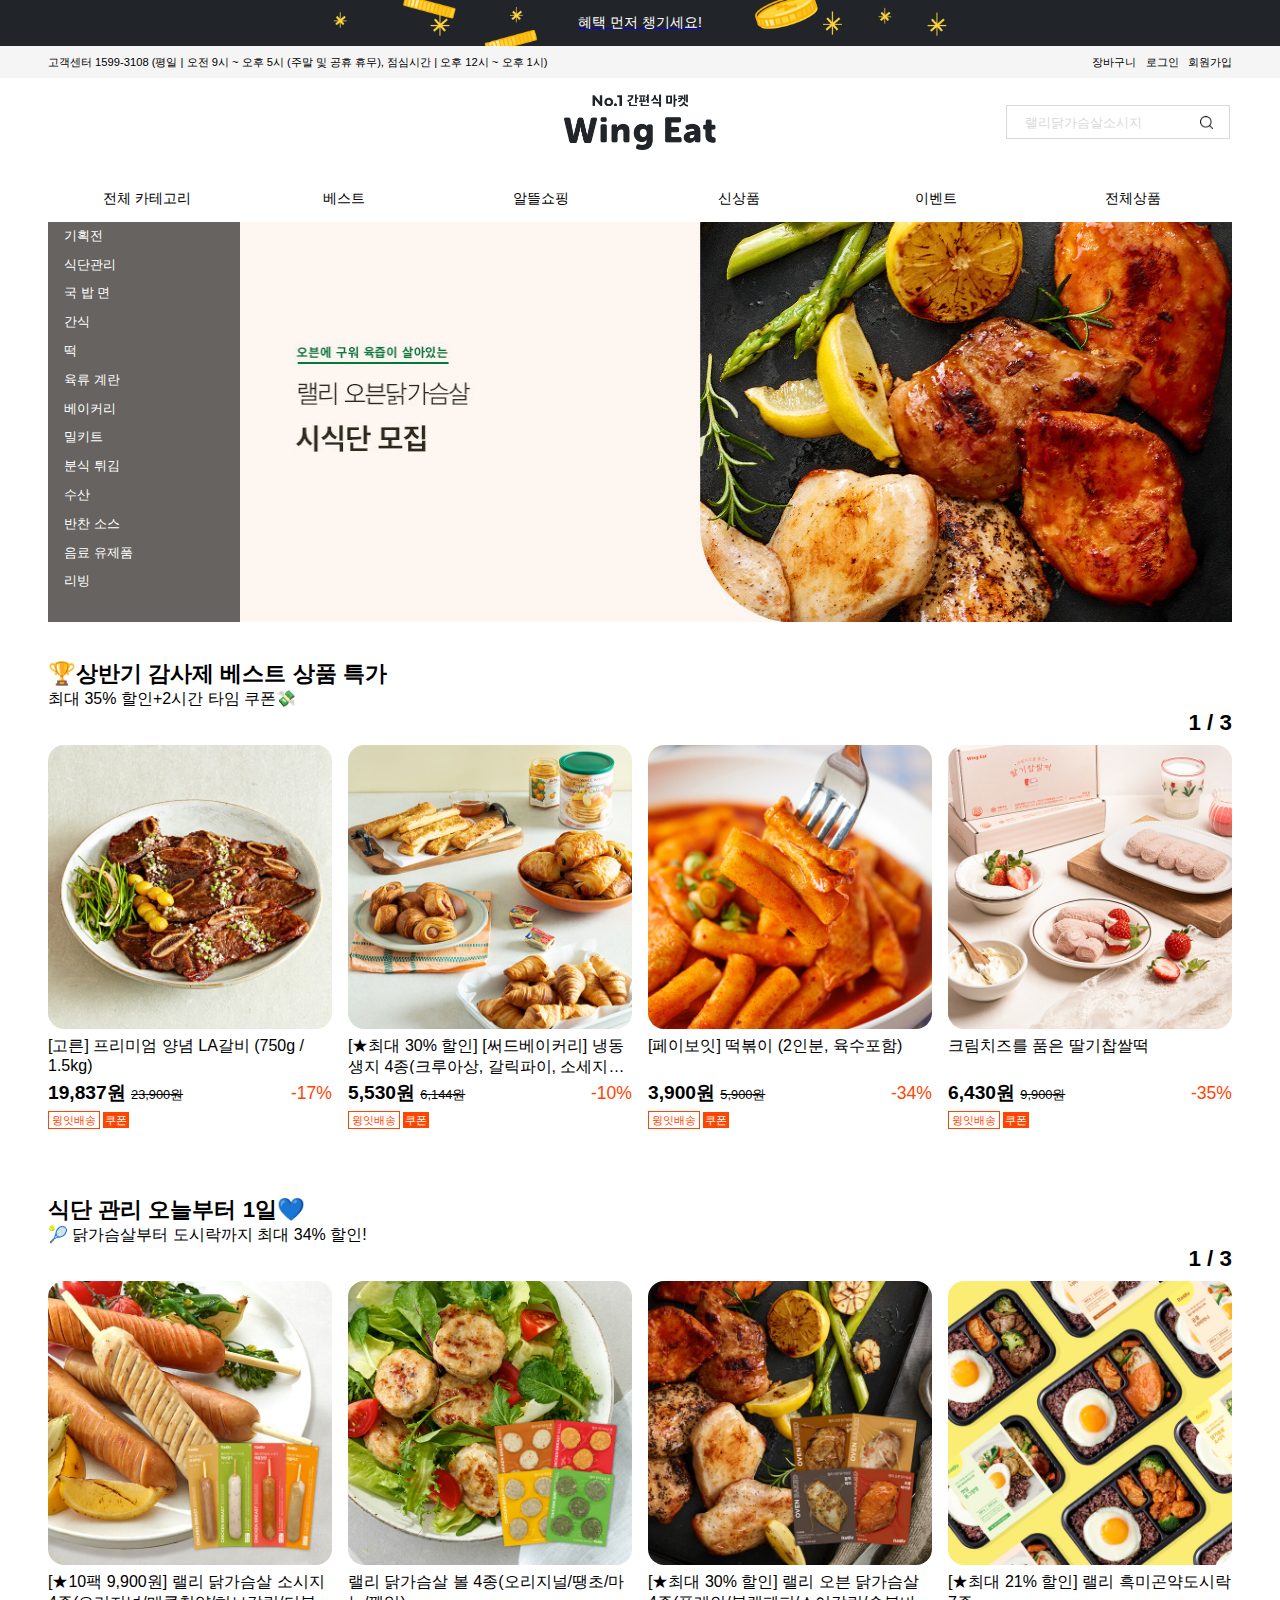
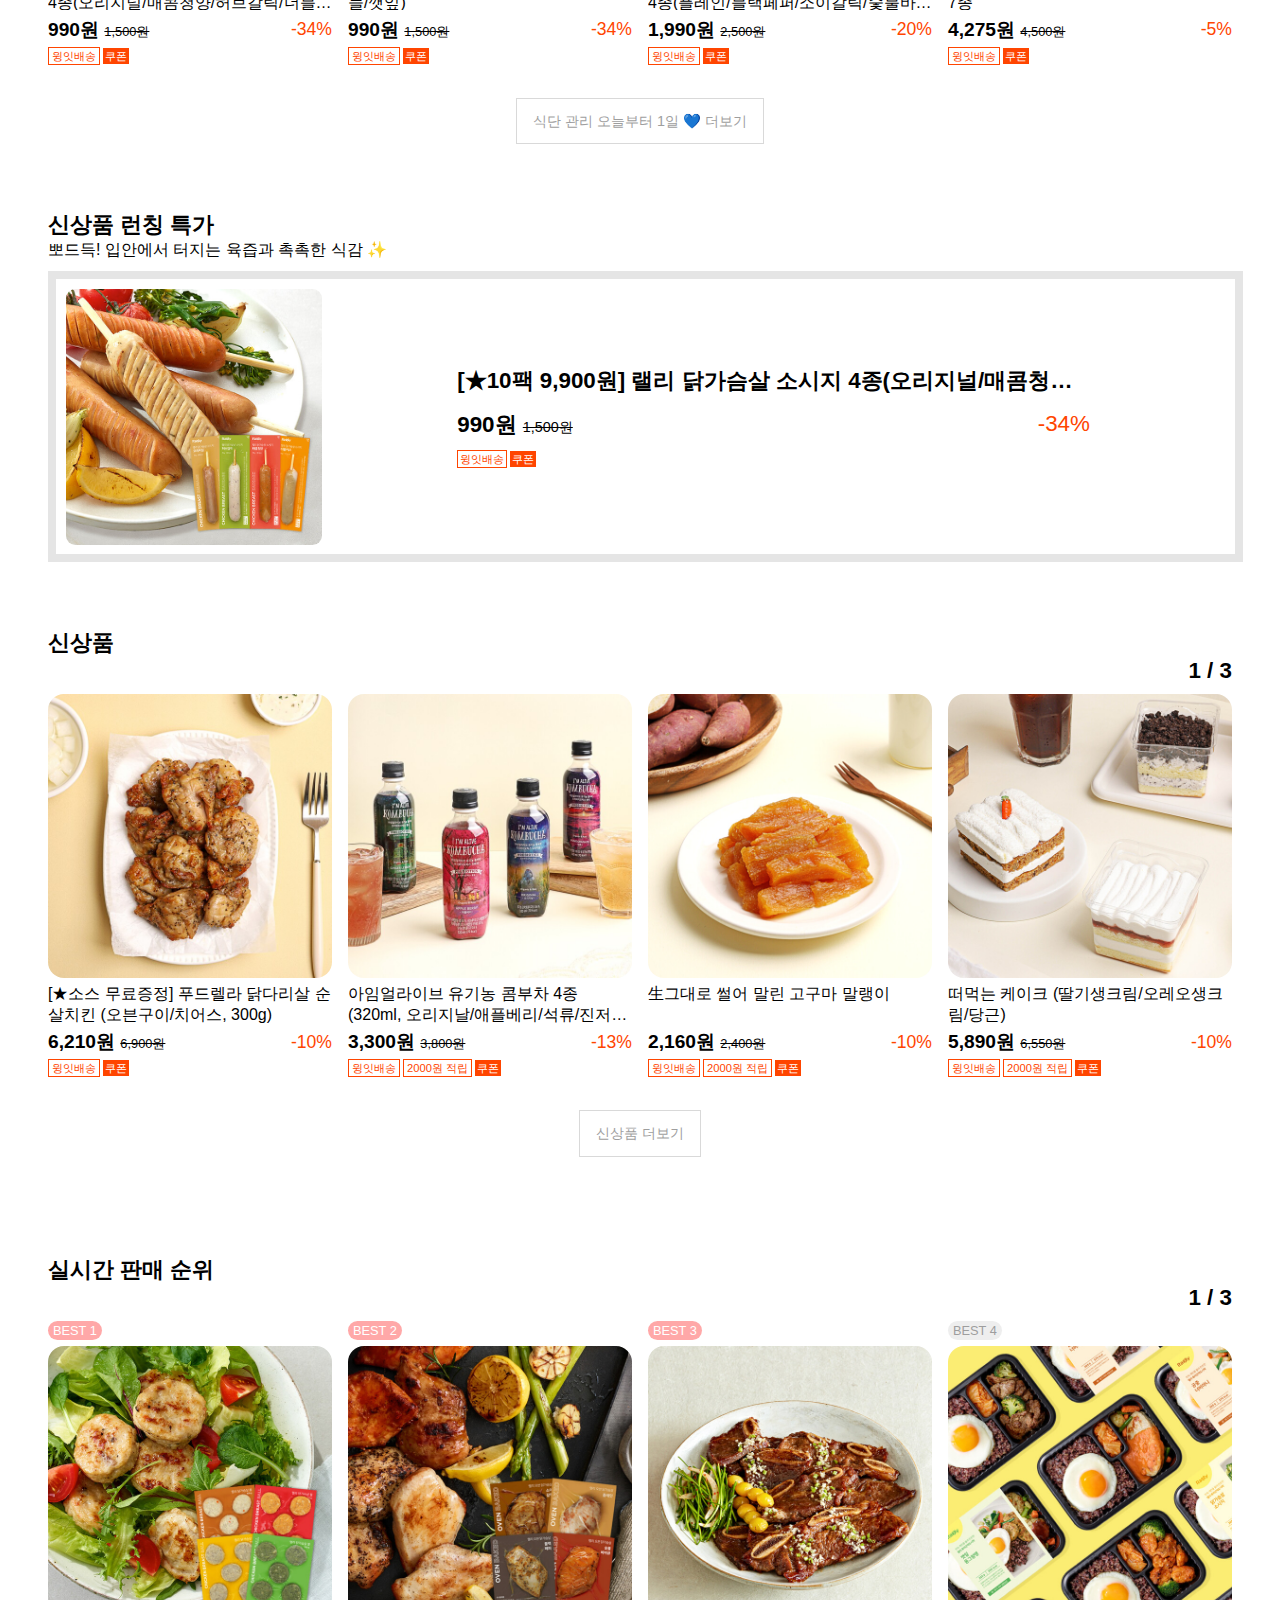
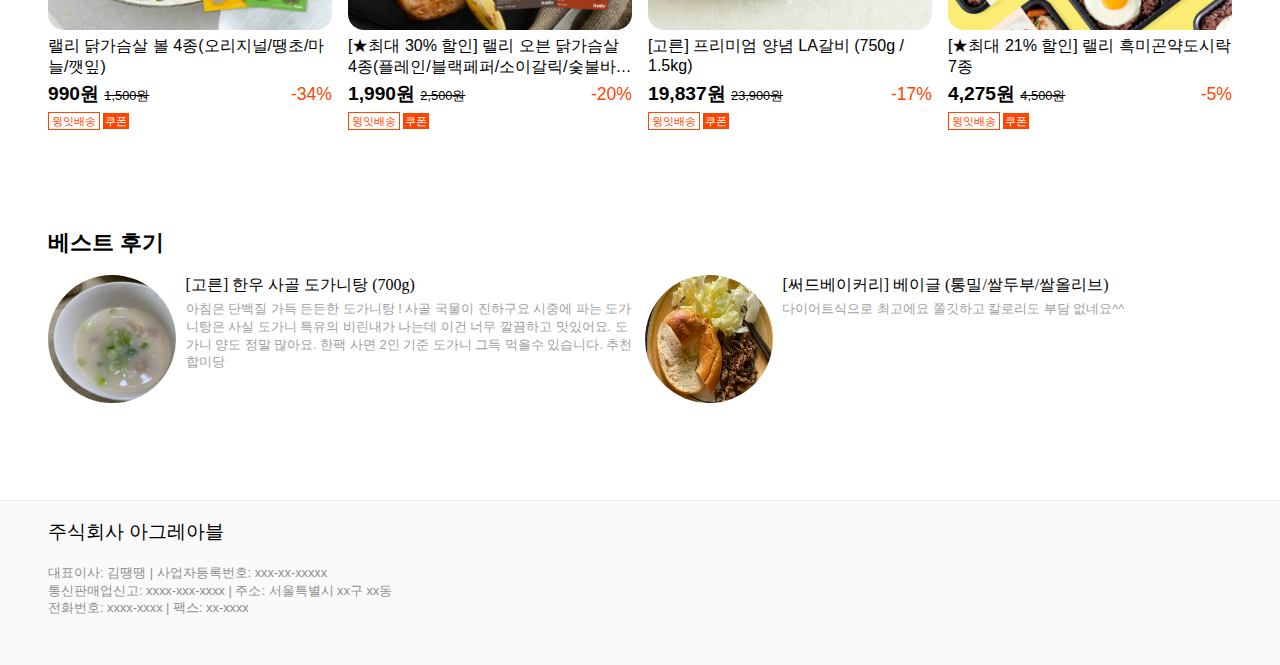
<file: shopping/index.html>
<!DOCTYPE html>
<html>
  <head>
    <title>윙잇 - No.1 간편식 마켓</title>
    <link href="./static/css/app.css" rel="stylesheet" />
    <link href="./static/css/event-banner.css" rel="stylesheet" />
    <link href="./static/css/session-toolbar.css" rel="stylesheet" />
    <link href="./static/css/header.css" rel="stylesheet" />
    <link href="./static/css/navigator.css" rel="stylesheet" />
    <link href="./static/css/hamburger-menu.css" rel="stylesheet" />
    <link href="./static/css/carousel.css" rel="stylesheet" />
    <link href="./static/css/home-content.css" rel="stylesheet" />
    <link href="./static/css/divider.css" rel="stylesheet" />
    <link href="./static/css/footer.css" rel="stylesheet" />
  </head>

  <body class="app">
    <a href="#">
      <div class="event-banner">혜택 먼저 챙기세요!</div>
    </a>

    <div class="session-toolbar">
      <div class="session-notice">
        고객센터 1599-3108 (평일 | 오전 9시 ~ 오후 5시 (주말 및 공휴 휴무),
        점심시간 | 오후 12시 ~ 오후 1시)
      </div>
      <div class="session-buttons">
        <span> 장바구니 </span>&nbsp; <span> 로그인 </span>&nbsp;
        <span> 회원가입 </span>
      </div>
    </div>
    <div class="app-header">
      <div class="header-main-logo">
        <img src="./static/assets/we_logo_center.png" />
      </div>
      <div class="header-search-input-wrapper">
        <input placeholder="랠리닭가슴살소시지" />
        <img src="./static/assets/search.png" />
      </div>
    </div>
    <nav class="navigator">
      <div class="navigator-items">
        <div class="navigator-item">전체 카테고리</div>
        <div class="navigator-item">베스트</div>
        <div class="navigator-item">알뜰쇼핑</div>
        <div class="navigator-item">신상품</div>
        <div class="navigator-item">이벤트</div>
        <div class="navigator-item">전체상품</div>
      </div>
    </nav>
    <nav class="hamburger-menu">
      <div class="hamburger-items">
        <div class="hamburger-item">기획전</div>
        <div class="hamburger-item">식단관리</div>
        <div class="hamburger-item">국 밥 면</div>
        <div class="hamburger-item">간식</div>
        <div class="hamburger-item">떡</div>
        <div class="hamburger-item">육류 계란</div>
        <div class="hamburger-item">베이커리</div>
        <div class="hamburger-item">밀키트</div>
        <div class="hamburger-item">분식 튀김</div>
        <div class="hamburger-item">수산</div>
        <div class="hamburger-item">반찬 소스</div>
        <div class="hamburger-item">음료 유제품</div>
        <div class="hamburger-item">리빙</div>
      </div>
    </nav>
    <section id="carousel">
      <figure>
        <img
          src="static/assets/slide1.jpg"
          id="carousel-slide1"
          class="carousel-slide"
        />
        <img
          src="static/assets/slide2.jpg"
          id="carousel-slide2"
          class="carousel-slide"
        />
        <img
          src="static/assets/slide3.jpg"
          id="carousel-slide3"
          class="carousel-slide"
        />
      </figure>
    </section>

    <div class="divider-small"></div>

    <section class="home-content">
      <h2>🏆상반기 감사제 베스트 상품 특가</h2>
      <h3>최대 35% 할인+2시간 타임 쿠폰💸</h3>
      <h2 class="home-content-progress">1 / 3</h2>
      <div class="item-cards">
        <div class="item-card">
          <img src="static/assets/item1.jpg" />
          <div class="item-card-title">
            [고른] 프리미엄 양념 LA갈비 (750g / 1.5kg)
          </div>
          <div class="item-card-price">
            <span class="item-card-price-offer">
              19,837원
              <strike class="item-card-price-original">23,900원</strike>
            </span>
            <span class="item-card-price-discount">-17%</span>
          </div>
          <div class="item-card-footer">
            <span class="item-card-delivery">윙잇배송</span>
            <span class="item-card-coupon">쿠폰</span>
          </div>
        </div>
        <div class="item-card">
          <img src="static/assets/item2.jpg" />
          <div class="item-card-title">
            [★최대 30% 할인] [써드베이커리] 냉동생지 4종(크루아상, 갈릭파이,
            소세지롤, AOP뺑오쇼콜라)
          </div>
          <div class="item-card-price">
            <span class="item-card-price-offer">
              5,530원
              <strike class="item-card-price-original">6,144원</strike>
            </span>
            <span class="item-card-price-discount">-10%</span>
          </div>
          <div class="item-card-footer">
            <span class="item-card-delivery">윙잇배송</span>
            <span class="item-card-coupon">쿠폰</span>
          </div>
        </div>
        <div class="item-card">
          <img src="static/assets/item3.jpg" />
          <div class="item-card-title">[페이보잇] 떡볶이 (2인분, 육수포함)</div>
          <div class="item-card-price">
            <span class="item-card-price-offer">
              3,900원
              <strike class="item-card-price-original">5,900원</strike>
            </span>
            <span class="item-card-price-discount">-34%</span>
          </div>
          <div class="item-card-footer">
            <span class="item-card-delivery">윙잇배송</span>
            <span class="item-card-coupon">쿠폰</span>
          </div>
        </div>
        <div class="item-card">
          <img src="static/assets/item4.jpeg" />
          <div class="item-card-title">크림치즈를 품은 딸기찹쌀떡</div>
          <div class="item-card-price">
            <span class="item-card-price-offer">
              6,430원
              <strike class="item-card-price-original">9,900원</strike>
            </span>
            <span class="item-card-price-discount">-35%</span>
          </div>
          <div class="item-card-footer">
            <span class="item-card-delivery">윙잇배송</span>
            <span class="item-card-coupon">쿠폰</span>
          </div>
        </div>
      </div>
    </section>

    <div class="divider-midium"></div>

    <section class="home-content">
      <h2>식단 관리 오늘부터 1일💙</h2>
      <h3>🎾 닭가슴살부터 도시락까지 최대 34% 할인!</h3>
      <h2 class="home-content-progress">1 / 3</h2>
      <div class="item-cards">
        <div class="item-card">
          <img src="static/assets/diet1.jpg" />
          <div class="item-card-title">
            [★10팩 9,900원] 랠리 닭가슴살 소시지
            4종(오리지널/매콤청양/허브갈릭/더블치즈)
          </div>
          <div class="item-card-price">
            <span class="item-card-price-offer">
              990원
              <strike class="item-card-price-original">1,500원</strike>
            </span>
            <span class="item-card-price-discount">-34%</span>
          </div>
          <div class="item-card-footer">
            <span class="item-card-delivery">윙잇배송</span>
            <span class="item-card-coupon">쿠폰</span>
          </div>
        </div>
        <div class="item-card">
          <img src="static/assets/diet2.jpg" />
          <div class="item-card-title">
            랠리 닭가슴살 볼 4종(오리지널/땡초/마늘/깻잎)
          </div>
          <div class="item-card-price">
            <span class="item-card-price-offer">
              990원
              <strike class="item-card-price-original">1,500원</strike>
            </span>
            <span class="item-card-price-discount">-34%</span>
          </div>
          <div class="item-card-footer">
            <span class="item-card-delivery">윙잇배송</span>
            <span class="item-card-coupon">쿠폰</span>
          </div>
        </div>
        <div class="item-card">
          <img src="static/assets/diet3.jpg" />
          <div class="item-card-title">
            [★최대 30% 할인] 랠리 오븐 닭가슴살
            4종(플레인/블랙페퍼/소이갈릭/숯불바비큐)
          </div>
          <div class="item-card-price">
            <span class="item-card-price-offer">
              1,990원
              <strike class="item-card-price-original">2,500원</strike>
            </span>
            <span class="item-card-price-discount">-20%</span>
          </div>
          <div class="item-card-footer">
            <span class="item-card-delivery">윙잇배송</span>
            <span class="item-card-coupon">쿠폰</span>
          </div>
        </div>
        <div class="item-card">
          <img src="static/assets/diet4.jpg" />
          <div class="item-card-title">
            [★최대 21% 할인] 랠리 흑미곤약도시락 7종
          </div>
          <div class="item-card-price">
            <span class="item-card-price-offer">
              4,275원
              <strike class="item-card-price-original">4,500원</strike>
            </span>
            <span class="item-card-price-discount">-5%</span>
          </div>
          <div class="item-card-footer">
            <span class="item-card-delivery">윙잇배송</span>
            <span class="item-card-coupon">쿠폰</span>
          </div>
        </div>
      </div>
      <div class="divider-small"></div>
      <a href="#" class="home-content-button-wrapper">
        <div class="home-content-more-btn">
          식단 관리 오늘부터 1일 💙 더보기
        </div>
      </a>
    </section>

    <div class="divider-midium"></div>

    <section class="home-content">
      <h2>신상품 런칭 특가</h2>
      <h3>뽀드득! 입안에서 터지는 육즙과 촉촉한 식감 ✨</h3>
      <div class="single-item">
        <img src="static/assets/diet1.jpg" />
        <div class="single-item-info-wrapper">
          <div class="single-item-info">
            <div class="single-item-title">
              [★10팩 9,900원] 랠리 닭가슴살 소시지
              4종(오리지널/매콤청양/허브갈릭/더블치즈)
            </div>
            <div class="single-item-price">
              <span class="single-item-price-offer">
                990원
                <strike class="single-item-price-original">1,500원</strike>
              </span>
              <span class="single-item-price-discount">-34%</span>
            </div>
            <div class="single-item-footer">
              <span class="single-item-delivery">윙잇배송</span>
              <span class="single-item-coupon">쿠폰</span>
            </div>
          </div>
        </div>
      </div>
    </section>

    <div class="divider-midium"></div>

    <section class="home-content">
      <h2>신상품</h2>
      <h2 class="home-content-progress">1 / 3</h2>
      <div class="item-cards">
        <div class="item-card">
          <img src="static/assets/new1.jpg" />
          <div class="item-card-title">
            [★소스 무료증정] 푸드렐라 닭다리살 순살치킨 (오븐구이/치어스, 300g)
          </div>
          <div class="item-card-price">
            <span class="item-card-price-offer">
              6,210원
              <strike class="item-card-price-original">6,900원</strike>
            </span>
            <span class="item-card-price-discount">-10%</span>
          </div>
          <div class="item-card-footer">
            <span class="item-card-delivery">윙잇배송</span>
            <span class="item-card-coupon">쿠폰</span>
          </div>
        </div>
        <div class="item-card">
          <img src="static/assets/new2.jpg" />
          <div class="item-card-title">
            아임얼라이브 유기농 콤부차 4종 (320ml,
            오리지날/애플베리/석류/진저레몬)
          </div>
          <div class="item-card-price">
            <span class="item-card-price-offer">
              3,300원
              <strike class="item-card-price-original">3,800원</strike>
            </span>
            <span class="item-card-price-discount">-13%</span>
          </div>
          <div class="item-card-footer">
            <span class="item-card-delivery">윙잇배송</span>
            <span class="item-card-delivery">2000원 적립</span>
            <span class="item-card-coupon">쿠폰</span>
          </div>
        </div>
        <div class="item-card">
          <img src="static/assets/new3.jpeg" />
          <div class="item-card-title">生그대로 썰어 말린 고구마 말랭이</div>
          <div class="item-card-price">
            <span class="item-card-price-offer">
              2,160원
              <strike class="item-card-price-original">2,400원</strike>
            </span>
            <span class="item-card-price-discount">-10%</span>
          </div>
          <div class="item-card-footer">
            <span class="item-card-delivery">윙잇배송</span>
            <span class="item-card-delivery">2000원 적립</span>
            <span class="item-card-coupon">쿠폰</span>
          </div>
        </div>
        <div class="item-card">
          <img src="static/assets/new4.jpg" />
          <div class="item-card-title">
            떠먹는 케이크 (딸기생크림/오레오생크림/당근)
          </div>
          <div class="item-card-price">
            <span class="item-card-price-offer">
              5,890원
              <strike class="item-card-price-original">6,550원</strike>
            </span>
            <span class="item-card-price-discount">-10%</span>
          </div>
          <div class="item-card-footer">
            <span class="item-card-delivery">윙잇배송</span>
            <span class="item-card-delivery">2000원 적립</span>
            <span class="item-card-coupon">쿠폰</span>
          </div>
        </div>
      </div>
      <div class="divider-small"></div>
      <a href="#" class="home-content-button-wrapper">
        <div class="home-content-more-btn">신상품 더보기</div>
      </a>
    </section>

    <div class="divider-large"></div>

    <section class="home-content">
      <h2>실시간 판매 순위</h2>
      <h2 class="home-content-progress">1 / 3</h2>
      <div class="item-cards">
        <div class="item-card">
          <span class="best accent">BEST 1</span>
          <img src="static/assets/diet2.jpg" />
          <div class="item-card-title">
            랠리 닭가슴살 볼 4종(오리지널/땡초/마늘/깻잎)
          </div>
          <div class="item-card-price">
            <span class="item-card-price-offer">
              990원
              <strike class="item-card-price-original">1,500원</strike>
            </span>
            <span class="item-card-price-discount">-34%</span>
          </div>
          <div class="item-card-footer">
            <span class="item-card-delivery">윙잇배송</span>
            <span class="item-card-coupon">쿠폰</span>
          </div>
        </div>
        <div class="item-card">
          <span class="best accent">BEST 2</span>
          <img src="static/assets/diet3.jpg" />
          <div class="item-card-title">
            [★최대 30% 할인] 랠리 오븐 닭가슴살
            4종(플레인/블랙페퍼/소이갈릭/숯불바비큐)
          </div>
          <div class="item-card-price">
            <span class="item-card-price-offer">
              1,990원
              <strike class="item-card-price-original">2,500원</strike>
            </span>
            <span class="item-card-price-discount">-20%</span>
          </div>
          <div class="item-card-footer">
            <span class="item-card-delivery">윙잇배송</span>
            <span class="item-card-coupon">쿠폰</span>
          </div>
        </div>
        <div class="item-card">
          <span class="best accent">BEST 3</span>
          <img src="static/assets/item1.jpg" />
          <div class="item-card-title">
            [고른] 프리미엄 양념 LA갈비 (750g / 1.5kg)
          </div>
          <div class="item-card-price">
            <span class="item-card-price-offer">
              19,837원
              <strike class="item-card-price-original">23,900원</strike>
            </span>
            <span class="item-card-price-discount">-17%</span>
          </div>
          <div class="item-card-footer">
            <span class="item-card-delivery">윙잇배송</span>
            <span class="item-card-coupon">쿠폰</span>
          </div>
        </div>
        <div class="item-card">
          <span class="best">BEST 4</span>
          <img src="static/assets/diet4.jpg" />
          <div class="item-card-title">
            [★최대 21% 할인] 랠리 흑미곤약도시락 7종
          </div>
          <div class="item-card-price">
            <span class="item-card-price-offer">
              4,275원
              <strike class="item-card-price-original">4,500원</strike>
            </span>
            <span class="item-card-price-discount">-5%</span>
          </div>
          <div class="item-card-footer">
            <span class="item-card-delivery">윙잇배송</span>
            <span class="item-card-coupon">쿠폰</span>
          </div>
        </div>
      </div>
    </section>

    <div class="divider-large"></div>

    <section class="home-content">
      <h2>베스트 후기</h2>
      <div class="divider-xsmall"></div>
      <div class="review-items">
        <div class="review-item">
          <img src="static/assets/review1.jpeg" />
          <div class="review-infos">
            <div class="review-title">[고른] 한우 사골 도가니탕 (700g)</div>
            <div class="review-content">
              아침은 단백질 가득 든든한 도가니탕 ! 사골 국물이 진하구요 시중에
              파는 도가니탕은 사실 도가니 특유의 비린내가 나는데 이건 너무
              깔끔하고 맛있어요. 도가니 양도 정말 많아요. 한팩 사면 2인 기준
              도가니 그득 먹을수 있습니다. 추천합미당
            </div>
          </div>
        </div>
        <div class="review-item">
          <img src="static/assets/review2.jpeg" />
          <div class="review-infos">
            <div class="review-title">
              [써드베이커리] 베이글 (통밀/쌀두부/쌀올리브)
            </div>
            <div class="review-content">
              다이어트식으로 최고에요 쫄깃하고 칼로리도 부담 없네요^^
            </div>
          </div>
        </div>
      </div>
    </section>

    <div class="divider-large"></div>

    <footer class="footer">
      <h3 class="company-name">주식회사 아그레아블</h3>
      <div class="company-infos">
        <div>대표이사: 김땡땡 | 사업자등록번호: xxx-xx-xxxxx</div>
        <div>통신판매업신고: xxxx-xxx-xxxx | 주소: 서울특별시 xx구 xx동</div>
        <div>전화번호: xxxx-xxxx | 팩스: xx-xxxx</div>
      </div>
    </footer>
  </body>
</html>
</file>
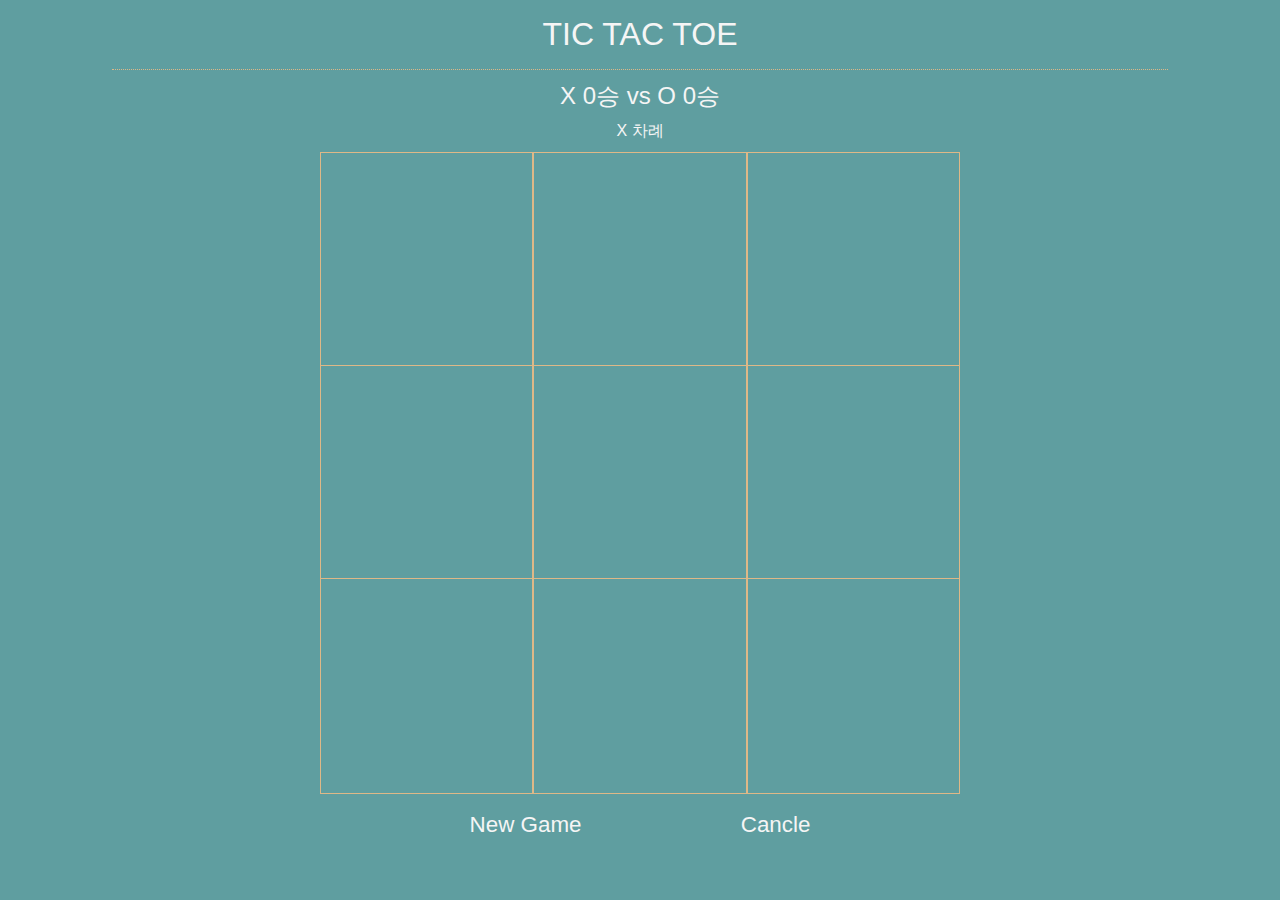
<file: ticTacToe/index.html>
<!DOCTYPE html>
<html>
  <head>
    <title>Tic Tac Toe</title>
    <link href="./static/css/app.css" rel="stylesheet" />
  </head>

  <body class="app">
    <header class="header" data-component="header"></header>
    <div class="score" data-component="score"></div>
    <div class="turnIndicator" data-component="turnIndicator"></div>
    <div id="board" class="board" data-component="board"></div>
    <div class="buttons" data-component="buttons">
      <!-- <div class="button">New Game</div>
      <div class="button">Cancle</div> -->
    </div>
    
  </body>
  <script type="module" src="static/javascript/app.js"></script>
</html>
</file>
<file: shopping/static/css/app.css>
html {
  height: 100%;
}

body {
  font-family: "Helvetica Neue", Helvetica, "Apple SD Gothic Neo", AppleGothic, Dotum, Arial, Tahoma;
  margin: 0;
  display: block;
  background-color: white;
}
</file>
<file: shopping/static/css/event-banner.css>
.event-banner {
  padding-top: 14px;
  height: 2rem;
  font-size: 14px;
  color: white;
  text-align: center;
  background-position-x: center;
  background-position-y: center;
  background-image: url("../assets/banner.png");
  background-size: cover;
}
</file>
<file: shopping/static/css/session-toolbar.css>
.session-toolbar {
  display: flex;
  flex-direction: row;

  padding-left: 3rem;
  padding-right: 3rem;
  height: 2rem;
  background-color: #f5f5f5;
  justify-content: space-between;
  align-items: center;
  font-size: 0.7rem;
}

.session-toolbar .session-notice {
  font-size: 0.7rem;
}
</file>
<file: shopping/static/css/header.css>
.app-header {
  display: flex;
  flex-direction: row;

  justify-content: center;
  align-items: center;

  margin-top: 1rem;
}

.app-header .header-main-logo img {
  display: block;
  height: 3.5rem;
}

.app-header .header-search-input-wrapper {
  display: flex;
  position: absolute;
  justify-content: space-between;
  align-items: center;
  right: 50px;
  height: 2rem;
  width: 190px;

  padding-left: 1rem;
  padding-right: 1rem;
  border: 1px solid #d9d9d9;
}

.app-header .header-search-input-wrapper input {
  width: 80%;
  outline: 0;
  border: none;

  font-size: 0.8rem;
}

.app-header .header-search-input-wrapper input::placeholder {
  color: #d9d9d9;
}

.app-header .header-search-input-wrapper img {
  display: block;
  height: 13px;
}
</file>
<file: shopping/static/css/navigator.css>
.navigator {
  margin: 1.5rem 3rem 0;
}

.navigator .navigator-items {
  display: grid;
  grid-template-columns: 1fr 1fr 1fr 1fr 1fr 1fr;
  align-items: center;
  justify-items: center;
  height: 3rem;
  width: 100%;
}

.navigator .navigator-items .navigator-item {
  font-size: 0.9rem;
  cursor: pointer;
}

.navigator .navigator-items .navigator-item:hover {
  color: rgb(228, 93, 116);
}
</file>
<file: shopping/static/css/hamburger-menu.css>
.hamburger-menu {
  position: absolute;
  z-index: 9;
  width: 15%;
  background-color: rgba(0, 0, 0, 0.6);
  margin-left: 3rem;
}

.hamburger-menu .hamburger-items {
  display: flex;
  flex-direction: column;
  align-items: flex-start;
  height: 25rem;
}

.hamburger-menu .hamburger-items .hamburger-item {
  display: flex;
  flex-direction: row;
  align-items: center;
  height: 1.8rem;
  width: calc(100% - 1rem);
  padding-left: 1rem;
  font-size: 0.8rem;
  color: white;
}

.hamburger-menu .hamburger-items .hamburger-item:hover {
  background-color: white;
  color: black;
  cursor: pointer;
}
</file>
<file: shopping/static/css/carousel.css>
#carousel {
  overflow: hidden;
  /* margin: 0 3rem; */
  margin-left: 3rem;
  margin-right: 3rem;
}

#carousel figure {
  position: relative;
  width: 500%;
  margin: 0;
  left: 0;
  animation: 9s carousel infinite;
}


#carousel figure img {
  width: 20%;
  height: 25rem;
  float: left;
}

@keyframes carousel {
  0% {
    left: 0;
  }
  33% {
    left: -100%;
  }
  66% {
    left: -200%;
  }
}
</file>
<file: shopping/static/css/home-content.css>
.home-content {
  margin: 0 3rem;
  width: calc(100% - 6rem);
}

.home-content h2 {
  font-size: 1.4rem;
  margin-bottom: 0;
  cursor: pointer;
}

.home-content h2:hover {
  color: orangered;
}

.home-content h3 {
  margin-top: 0;
  font-size: 1rem;
  font-weight: 200;
  margin-block-end: 0;
}

.home-content .home-content-progress {
  text-align: end;
  margin-top: 0;
  margin-block-end: 0.6rem;
}

.home-content .home-content-button-wrapper {
  display: flex;
  flex-direction: row;
  justify-content: center;
  text-decoration: none;
  margin: 0.8rem 0;
}

.home-content .home-content-button-wrapper .home-content-more-btn {
  display: inline-block;
  padding: .8rem 1rem;
  border: 1px solid #d9d9d9;
  text-align: center;
  color: #9e9e9e;
  font-size: 0.9rem;
}

.home-content .item-cards {
  display: flex;
  flex-direction: row;
  width: 100%;
  gap: 1rem;
}

.home-content .item-cards .item-card {
  display: flex;
  flex-direction: column;
  height: 100%;
  width: 25%;

  gap: 0.4rem;
}

.home-content .item-cards .item-card img {
  display: block;
  width: 100%;
  border-radius: 16px;
}

.home-content .item-cards .item-card .best {
  display: block;
  border-radius: 1rem;
  background-color: #eee;
  color: #9e9e9e;
  text-align: center;
  width:fit-content;
  padding: 2px 5px;
  font-size: 0.8rem;
  font-weight: 300;
}

.home-content .item-cards .item-card .best.accent {
  background-color: #ffa8a8;
  color: white;
}

.home-content .item-cards .item-card .item-card-title {
  font-weight: 300;
  height: 2.4rem;
  /* line limit: 2 */
  overflow: hidden;
  text-overflow: ellipsis;
  display: -webkit-box;
  -webkit-line-clamp: 2;
  -webkit-box-orient: vertical;
}

.home-content .item-cards .item-card .item-card-price {
  display: flex;
  flex-direction: row;

  justify-content: space-between;
  align-items: center;
}

.home-content .item-cards .item-card .item-card-price .item-card-price-offer {
  font-size: 1.2rem;
  font-weight: 900;
}

.home-content .item-cards .item-card .item-card-price .item-card-price-offer strike {
  font-size: 0.8rem;
  font-weight: 300;
}

.home-content .item-cards .item-card .item-card-price .item-card-price-discount {
  font-size: 1.1rem;
  color: orangered;
}

.home-content .item-cards .item-card .item-card-footer {
  height: 1rem;
  font-size: 0.7rem;
}

.home-content .item-cards .item-card .item-card-footer .item-card-delivery {
  color: orangered;
  font-weight: 300;
  padding: 2px 3px;
  border: 0.5px solid orangered;
}

.home-content .item-cards .item-card .item-card-footer .item-card-coupon {
  color: white;
  font-weight: 300;
  padding: 2px;
  background-color: orangered;
}

.home-content .single-item {
  display: flex;
  flex-direction: row;
  align-items: center;

  margin-top: 0.6rem;
  width: calc(100% - 1.5rem);
  height: 16rem;
  border: 0.5rem solid rgba(0, 0, 0, 0.1);
  padding: 0.6rem;
}

.home-content .single-item img {
  display: block;
  height: 100%;

  border-radius: 0.6rem;
}

.home-content .single-item .single-item-info-wrapper {
  display: flex;
  flex-direction: column;

  justify-content: center;
  align-items: center;
  width: 100%;
  height: 100%;
  /* background-color: aquamarine; */
}

.home-content .single-item .single-item-info-wrapper .single-item-info {
  display: flex;
  flex-direction: column;

  justify-content: space-evenly;
  width: 70%;
  height: 50%;
  /* background-color: lightblue; */
}



.home-content .single-item .single-item-info-wrapper .single-item-info .single-item-title {
  font-weight: 800;
  font-size: 1.4rem;
  /* line limit: 1 */
  overflow: hidden;
  text-overflow: ellipsis;
  display: -webkit-box;
  -webkit-line-clamp: 1;
  -webkit-box-orient: vertical;
}

.home-content .single-item .single-item-info-wrapper .single-item-info .single-item-price {
  display: flex;
  flex-direction: row;

  justify-content: space-between;
  align-items: center;
}

.home-content .single-item .single-item-info-wrapper .single-item-info .single-item-price .single-item-price-offer {
  font-size: 1.4rem;
  font-weight: 900;
}

.home-content .single-item .single-item-info-wrapper .single-item-info .single-item-price .single-item-price-offer strike {
  font-size: 0.9rem;
  font-weight: 300;
}

.home-content .single-item .single-item-info-wrapper .single-item-info .single-item-price .single-item-price-discount {
  font-size: 1.4rem;
  color: orangered;
}

.home-content .single-item .single-item-info-wrapper .single-item-info .single-item-footer {
  height: 1rem;
  font-size: 0.7rem;
}

.home-content .single-item .single-item-info-wrapper .single-item-info .single-item-footer .single-item-delivery {
  color: orangered;
  font-weight: 300;
  padding: 2px;
  border: 1px solid orangered;
}

.home-content .single-item .single-item-info-wrapper .single-item-info .single-item-footer .single-item-coupon {
  color: white;
  font-weight: 300;
  padding: 2px;
  background-color: orangered;
}

.home-content .review-items {
  display: flex;
  flex-direction: row;
  width: 100%;
  height: 8rem;
  gap: 0.6rem;

  
}

.home-content .review-items .review-item {
  display: flex;
  flex-direction: row;

  width: 50%;
  gap: 0.6rem;
}

.home-content .review-items .review-item img {
  height: 8rem;
  width: 8rem;
  border-radius: 4rem;
}

.home-content .review-items .review-item .review-infos {
  display: flex;
  flex-direction: column;

  width: 100%;
}

.home-content .review-items .review-item .review-infos .review-title {
  width: 100%;
  font-size: 1rem;
  font-family: Montserrat,Apple SD Gothic Neo,-apple-system,BlinkMacSystemFont,NanumBarunGothic,Malgun Gothic;
  overflow: hidden;
  text-overflow: ellipsis;
  display: -webkit-box;
  -webkit-line-clamp: 1;
  -webkit-box-orient: vertical;
}

.home-content .review-items .review-item .review-infos .review-title:hover {
  color: orangered;
}

.home-content .review-items .review-item .review-infos .review-content {
  width: 100%;
  color: #9e9e9e;
  font-size: 0.8rem;
  line-height: 1.1rem;
  margin-top: .3rem;
  -webkit-line-clamp: 5;
  overflow: hidden;
  text-overflow: ellipsis;
}
</file>
<file: shopping/static/css/divider.css>
.divider-xsmall {
  margin: 0.5rem 0;
  min-height: 1px;
}

.divider-small {
  margin: 1rem 0;
  min-height: 1px;
}

.divider-midium {
  margin: 2rem 0;
  min-height: 1px;
}

.divider-large {
  margin: 3rem 0;
  min-height: 1px;
}
</file>
<file: shopping/static/css/footer.css>
footer {
  padding-left: 3rem;
  padding-right: 3rem;
  background-color: #fafafa;
  border-top: 1px solid #eee;
  padding-bottom: 3rem;
}

footer .company-name {
  font-weight: 300;
}

footer .company-infos {
  font-size: 0.8rem;
  line-height: 1.1rem;
  color: #8e8e8e;
}
</file>
<file: ticTacToe/static/css/app.css>
html {
  height: 100%;
}

body {
  font-family: "Helvetica Neue", Helvetica, "Apple SD Gothic Neo", AppleGothic, Dotum, Arial, Tahoma;
  margin: 0;
  display: block;
}

.app {
  display: flex;
  flex-direction: column;

  align-items: center;
  background-color: cadetblue;
  width: 100%;
  height: 100%;
}

.header {
  font-size: 2rem;
  color: whitesmoke;
  text-align: center;
  padding: 1rem;
  width: 80%;
  border-bottom: 1px dotted burlywood;
}

.score {
  font-size: 1.5rem;
  margin: 0.6rem 0;
  color: whitesmoke;
}

.turnIndicator {
  padding-bottom: 0.6rem;
}

.turnIndicator .X {
  color: whitesmoke;
}

.turnIndicator .O {
  color: teal;
}

.board {
  display: flex;
  flex-direction: column;

  align-items: center;
  justify-content: space-evenly;
  width: 50vw;
  height: 50vw;
}

.board .row {
  display: flex;
  flex-direction: row;

  width: 100%;
  height: 100%;
  justify-content: space-evenly;
}

.board .row .cell {
  display: flex;
  flex-direction: column;
  width: 33%;
  height: 100%;

  justify-content: center;
  align-items: center;
  font-size: 5rem;
  user-select: none;

  background-color: cadetblue;
  border: 1px solid burlywood;
}

.board .row .cell.Empty {
  cursor: pointer;
  content: " ";
}

.board .row .cell.X {
  color: whitesmoke;
  user-select: none;
  cursor: not-allowed;
}

.board .row .cell.O {
  color: teal;
  user-select: none;
  cursor: not-allowed;
}

.buttons {
  display: flex;
  flex-direction: row;

  width: 50%;
  height: 3rem;
  justify-content: space-evenly;
  align-items: center;

  margin-top: 0.6rem;
  font-size: 1.4rem;
  color: whitesmoke;
}

.buttons .button {
  cursor: pointer;
  padding: 0.6rem;
}
</file>
